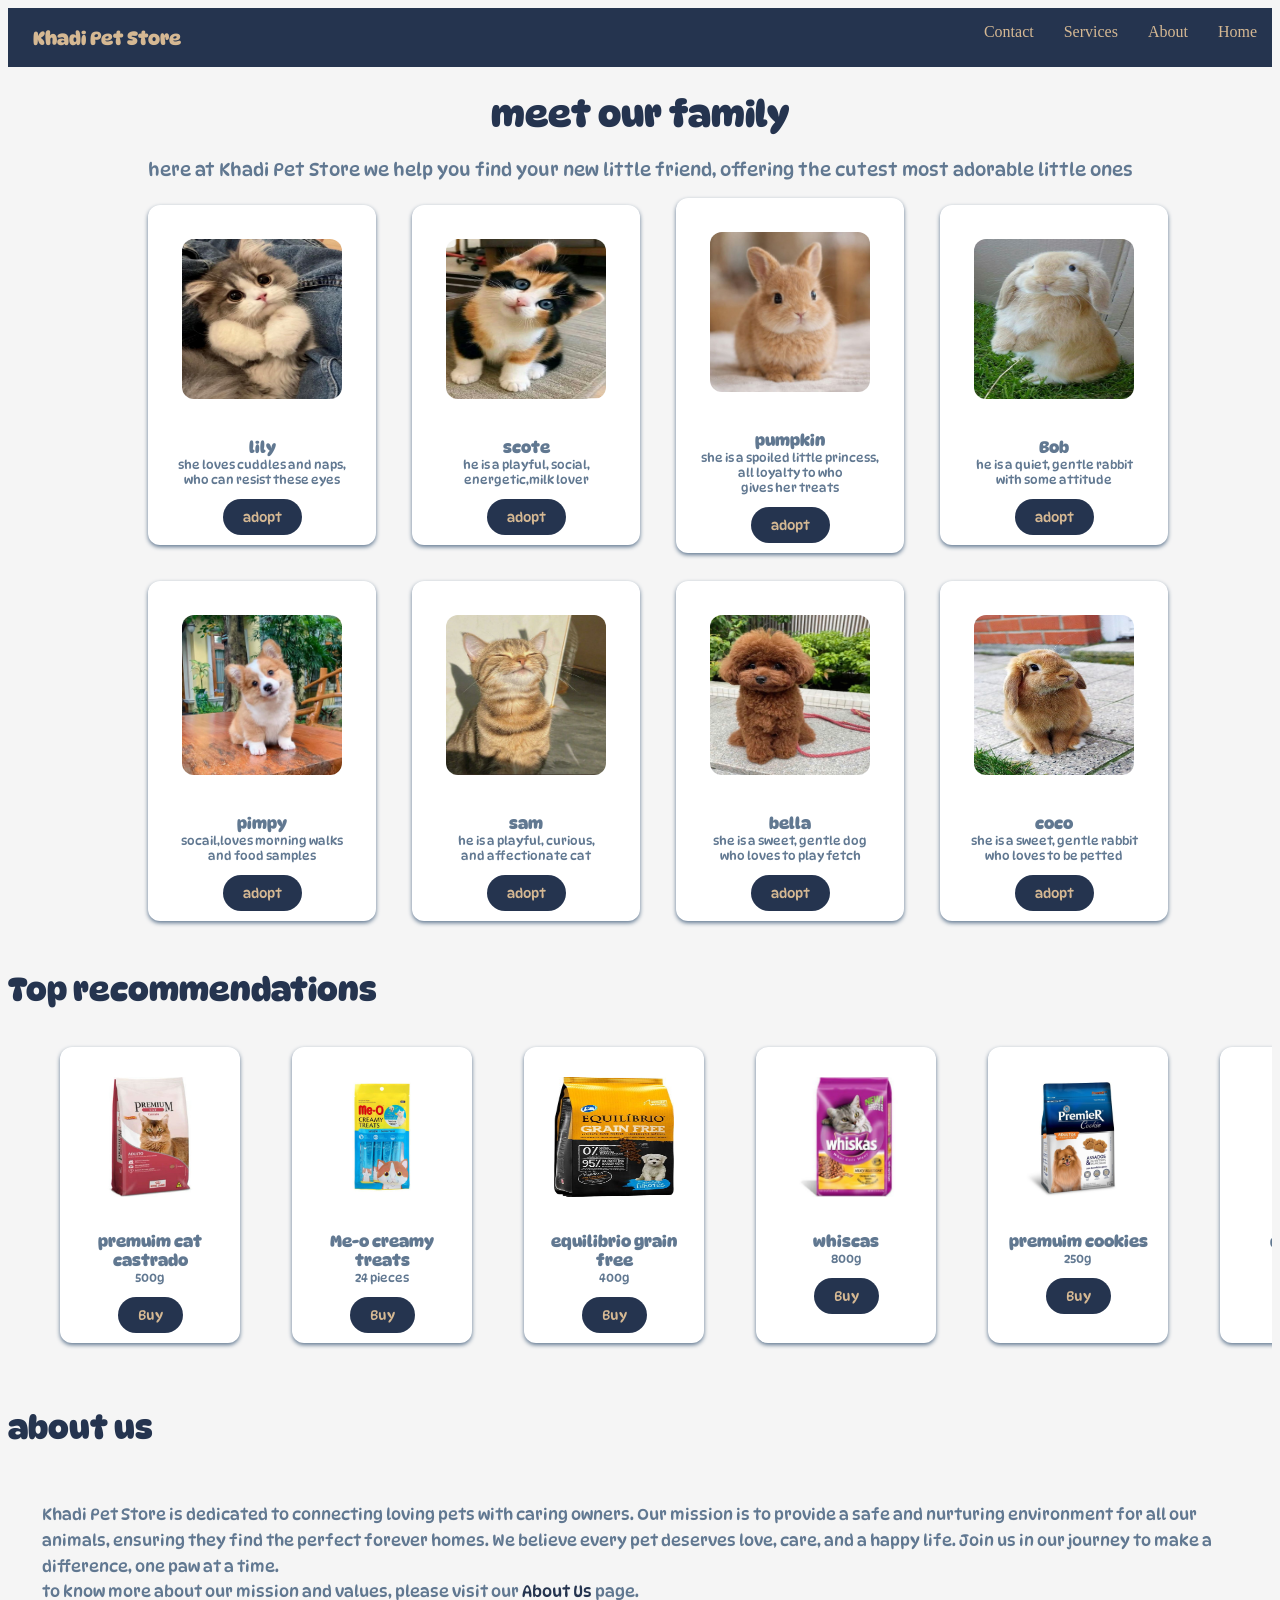
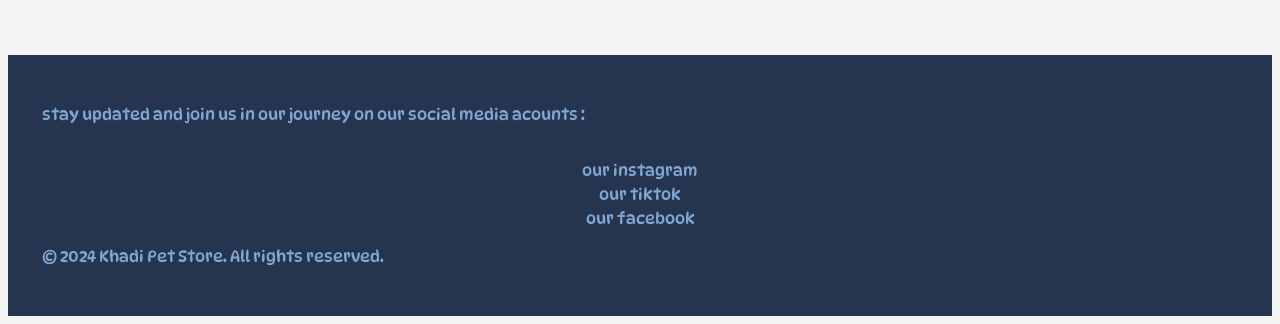
<file: index.html>
<!DOCTYPE html>
<html >
<head> 
    <meta charset="UTF-8">
    <meta name="viewport" content="width=device-width, initial-scale=1.0">
    <title>khadiPetStore</title>
    <link rel="stylesheet" href="khadiPetStore.css">
    <link rel="preconnect" href="https://fonts.googleapis.com">
    <link rel="preconnect" href="https://fonts.gstatic.com" crossorigin>
    <link href="https://fonts.googleapis.com/css2?family=DynaPuff:wght@400..700&display=swap" rel="stylesheet">

</head>
<body>  
    <nav class="navbar">
       
        <ul>
             <h3>Khadi Pet Store</h3>
            <li><a href="khadiPetStore.html">Home</a></li>
            <li><a href="about.html">About</a></li>
            <li><a href="services.html">Services</a></li>
            <li><a href="contact.html">Contact</a></li>
        </ul>
    </nav>
<div class="intro">
    <h1>meet our family</h1>
    <p>here at Khadi Pet Store we help you find your new little friend, offering the cutest most adorable little ones </p>
    </div>
    <div class="container">
            <div class="card">
            <img src="image/img1.jpg" alt="this is a cat " >
            <p><span class="name">lily</span><br>
             she loves cuddles and naps,<br>who can resist these eyes </p>
            <a href="adoption.html"><button>adopt</button></a>
            </div>
            <div class="card">
            <img src="image/img2.jpg" alt="this is a cat " >
            <p><span class="name">scote</span><br>
                 he is a playful, social,<br> energetic,milk lover</p>
           <a href="adoption.html"><button>adopt</button></a>
            </div>
            <div class="card">
            <img src="image/img3.jpg" alt="this is a rabbit " >
            <p><span class="name">pumpkin</span><br>
            she is a spoiled little princess,<br>all loyalty to who <br>gives her treats</p>
            <a href="adoption.html"><button>adopt</button></a>
            </div>
            <div class="card">
            <img src="image/img4.jpg" alt="this is a rabbit " >
            <p ><span class="name">Bob</span>
            <br>he is a quiet, gentle rabbit<br> with some attitude</p>
             <a href="adoption.html"><button>adopt</button></a>
            </div>  
            <div class="card">
            <img src="image/img5.jpg" alt="this is a dog " >
            <p><span class="name">pimpy</span>
            <br>socail,loves morning walks<br>and food samples </p>
             <a href="adoption.html"><button>adopt</button></a>
            </div>
            <div class="card">
            <img src="image/img6.jpg" alt="this is a cat " >
            <p><span class="name">sam</span><br>
            he is a playful, curious,<br> and affectionate cat</p>
             <a href="adoption.html"><button>adopt</button></a>
            </div>  
            <div class="card">
            <img src="image/img7.jpg" alt="this is a dog " >
            <p><span class="name">bella</span>
            <br>she is a sweet, gentle dog <br>who loves to play fetch</p>
             <a href="adoption.html"><button>adopt</button></a>
            </div>
            <div class="card">
            <img src="image/img8.jpg" alt="this is a rabbit " >
            <p><span class="name">coco</span>
            <br>she is a sweet, gentle rabbit<br> who loves to be petted</p>
             <a href="adoption.html"><button>adopt</button></a>
            </div>
          <!--  <div class="card">
            <img src="image/img9.jpg" alt="this is a cat " >
            <p><span class="name">max</span>
            <br>he is a curious, energetic cat <br>who loves to explore</p>
            <button>adopt</button>      
                </div>
                <div class="card">
            <img src="image/img10.jpg" alt="this is a dog " >
            <p><span class="name">rocky</span>
            <br>he is a loyal, protective dog<br> who loves his family</p>
            <button>adopt</button>
                </div> -->
        </div>

        <h1>Top recommendations</h1>
        
        <div class="scroll-container">
            <div class="small card">
                <img src="image/img-1 (2).jpg" alt="cat food">
                <p><span class="name">premuim cat castrado</span><br>500g</p>
                <button>Buy</button>
            </div>
            <div class="small card">
                <img src="image/img-2 (4).jpg" alt="cat treats">
                <p><span class="name">Me-o creamy treats</span><br>24 pieces</p>
                <button>Buy</button>
            </div>
            <div class="small card">
                <img src="image/img-3.jpg" alt="dog food">
                <p><span class="name">equilibrio grain free</span><br>400g</p>
                <button>Buy</button>
            </div>
            <div class="small card">
                <img src="image/img-4.jpg" alt="cat food">
                <p><span class="name">whiscas</span><br>800g</p>
                <button>Buy</button>
            </div>
            <div class="small card">
                <img src="image/img-5.jpg" alt="premuim cookies for dogs">
                <p><span class="name">premuim cookies</span><br>250g</p>
                <button>Buy</button>
            </div>
            <div class="small card">
                <img src="image/img-6.jpg" alt="daily oral care for dogs">
                <p><span class="name">dentastic</span><br>4 pieces</p>
                <button>Buy</button>
            </div>
            <div class="small card">
                <img src="image/img-7.jpg" alt="cat food">
                <p><span class="name">frieskies</span><br>250g</p>
                <button>Buy</button>
            </div>
        </div>
        <h1>about us</h1>
            <p class="about-us">Khadi Pet Store is dedicated to connecting loving pets with caring owners. Our mission is to provide a safe and nurturing environment for all our animals, ensuring they find the perfect forever homes. We believe every pet deserves love, care, and a happy life. Join us in our journey to make a difference, one paw at a time.<br>
            to know more about our mission and values, please visit our <a href="about.html">About Us</a> page.</p>


        <footer>
            <p>stay updated and join us in our journey on our social media acounts :</p><br>
            <div>
            <a href="#">our instagram</a><br>
            <a href="#">our tiktok</a><br>
            <a href="#">our facebook</a><br></div>

            <p>&copy; 2024 Khadi Pet Store. All rights reserved.</p>
        </footer>
</file>
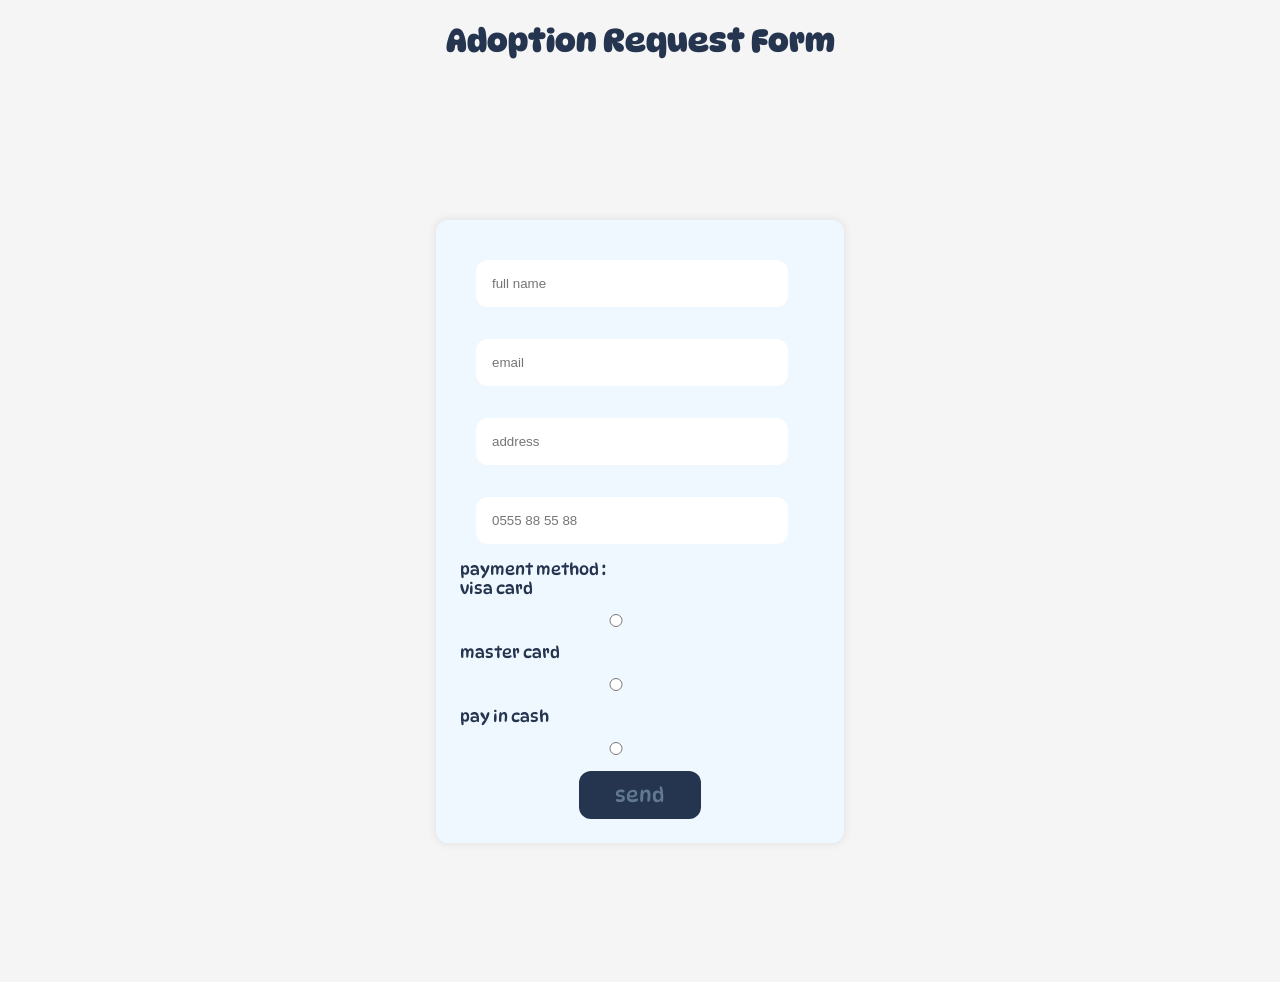
<file: adoption.html>
<!DOCTYPE html>
<head>
    <title>Adoption Form</title>
    <link rel="stylesheet" href="adoption.css">
    <link rel="preconnect" href="https://fonts.googleapis.com">
    <link rel="preconnect" href="https://fonts.gstatic.com" crossorigin>
    <link href="https://fonts.googleapis.com/css2?family=DynaPuff:wght@400..700&display=swap" rel="stylesheet">

</head>
<body>
     <h1>Adoption Request Form</h1>
<div class="container">
   
    <div class="card">
        <form action="orders.php" method="post">
<div class="info">
            <label for="fullname ">full name:</label>
            <input type="text" id="fullname" placeholder="full name" required><br>
            
            <label for="email">email :</label>
            <input type="email" id="email" placeholder="email" required><br>
            
            <label for="address">address :</label>
            <input type="text" id="address" placeholder="address" required><br>
            
            <label for="phone-number">phone-number :</label>
            <input type="tel" id="phone-number" pattern="\d{10}" title="phone-number" placeholder="0555 88 55 88" required ><br>
        </div>
            <label for="payment">payment method :</label><br>
            
            <label for="visa">visa card</label>
            <input type="radio" id="visa" name="payment" value="visa card"><br>
            
            <label for="master card">master card</label>
            <input type="radio" id="master card"name="payment" value="master card"><br>
            
            <label for="cash">pay in cash</label>
            <input type="radio" id="cash" name="payment" value="cash"><br>
      <!-- <input type="submit" value="send" class="send-button">-->
      <div class="send-div">
      <a href="submition.html" class="send-button">send</a>
      </div>
        </form>
    </div>
</div>

</body>
</file>
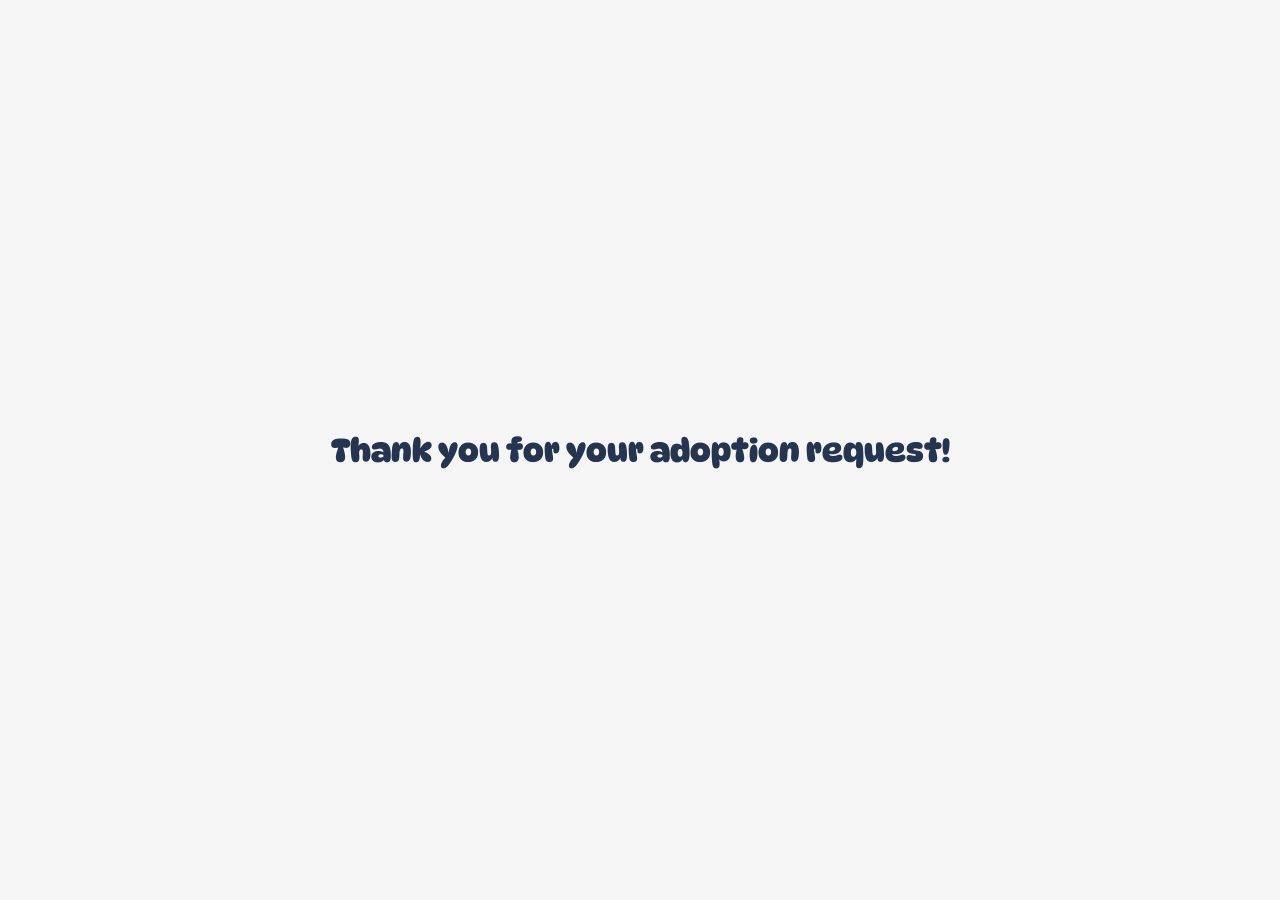
<file: submition.html>
<!DOCTYPE html>
<head>
    <title>Adoption Form</title>
    <link rel="stylesheet" href="adoption.css">
    <link rel="preconnect" href="https://fonts.googleapis.com">
    <link rel="preconnect" href="https://fonts.gstatic.com" crossorigin>
    <link href="https://fonts.googleapis.com/css2?family=DynaPuff:wght@400..700&display=swap" rel="stylesheet">
</head>
<body>
    <div class="container">
    <h1>Thank you for your adoption request!</h1> 
 </div>
</file>
<file: khadiPetStore.css>
body{
    background-color:whitesmoke; 
} 
h1{
   color:#25344f ; 
    font-family: dynapuff;
}

.navbar h3{
    float: left;
    color: #d5b893;
    padding-left: 25px;
    font-family: dynapuff;
}
.navbar ul{
    list-style-type: none;
    background-color: #25344f;
   padding: 0px;
   margin: 0px;
   overflow: hidden;

}
.navbar a{
    text-decoration: none;
     color: #d5b893;
     display: block;
     text-align: center;
     padding: 15px;
}
.navbar li{
    float: right;
}
.intro{
    font-family: dynapuff;
    text-align: center;
    color:#617891;
    font-size: 18px;
}
img{
    height: 160px;
    width:160px;
    margin: 24px;
    border-radius: 12px;
}
.scroll-container img{
    height: 120px;
    width:120px;
    margin: 20px;
    border-radius: 8px ;
}
button{
    background-color: #25344f;
    color: #d5b893;
    padding: 10px 20px;
    border: none;
    border-radius: 20px;
    cursor: pointer;
    font-family: dynapuff;
}
button:hover{
    background-color: #617891;
}
.card{
    font-family: dynapuff;
    color:#617891;
    font-size: 12px;
    text-align: center;
    display: block;
    margin-left: 36px;
    box-shadow: #617891 0px 2px 4px 0px ;
    padding: 10px;
    border-radius: 12px;
    background-color: white;
    margin-bottom: 28px;
}

.container{
    display: flex;
    justify-content: center;
    align-items: center;
    flex-wrap: wrap;
}
.name{
    font-size: 16px;
    font-weight: bold;
} 
.smallcard{
    font-family: dynapuff;
    color:#617891;
    font-size: 12px;
    text-align: center;
    box-shadow: #617891 0px 2px 4px 0px ;
    border-radius: 12px;
    background-color: white;
    min-width: 250px;
    flex-shrink: 0;
    scroll-snap-align: start;
}
.scroll-container{
     display: flex;
     gap: 16px;
     overflow-x: auto;
     overflow-y: hidden;
     scroll-snap-type: x mandatory;
     -webkit-overflow-scrolling: touch;
     padding: 16px;
}
.about-us{
    font-family: dynapuff;
    color:#617891;
    font-size: 16px;
    line-height: 1.6;
    padding: 34px;
}
a{
    color:#25344f ;
    text-decoration: none;
}
a:hover{
    text-decoration: underline;
}
footer{
    background-color: #25344f;
     font-family: dynapuff;
     color:#80a6cf;
     padding: 34px;
}
footer div{
    text-align: center;
}
footer a{
    text-decoration: none;
     color:#80a6cf;
      line-height: 24px;
}
</file>
<file: adoption.css>
body{
    background-color:whitesmoke;
    margin:0px;
}
.info label{
    display: none;
}
label{
    font-family: dynapuff;
    font-size: 16px;
    color: #25344f;
}
h1{
    font-family: dynapuff;
    text-align: center;
    color: #25344f;
}

.container{
    min-height: 100vh;
    display: flex;
    align-items: center;
    justify-content: center;
}
.card{
    border-radius: 12px;
    box-shadow: 0 0 10px rgba(0,0,0,0.1);
    width: 360px;
    padding: 24px;
    background-color:aliceblue;
}
input{
margin: 16px;
padding: 16px;
border-radius: 12px;
width: 280px;
border: none;
}
.send-div{
    display: flex;
    justify-content: center;
    align-items: center;
}
.send-button{
    background-color: #25344f;
    color:#617891 ;
    font-family: dynapuff;
    font-size: 20px;
    text-decoration: none;
    padding: 12px 36px;
   border-radius: 12px;
}
.send-button:hover{
    background-color: #617891;
    color:#25344f;
     font-family: dynapuff;
      font-size: 20px;
}
</file>
